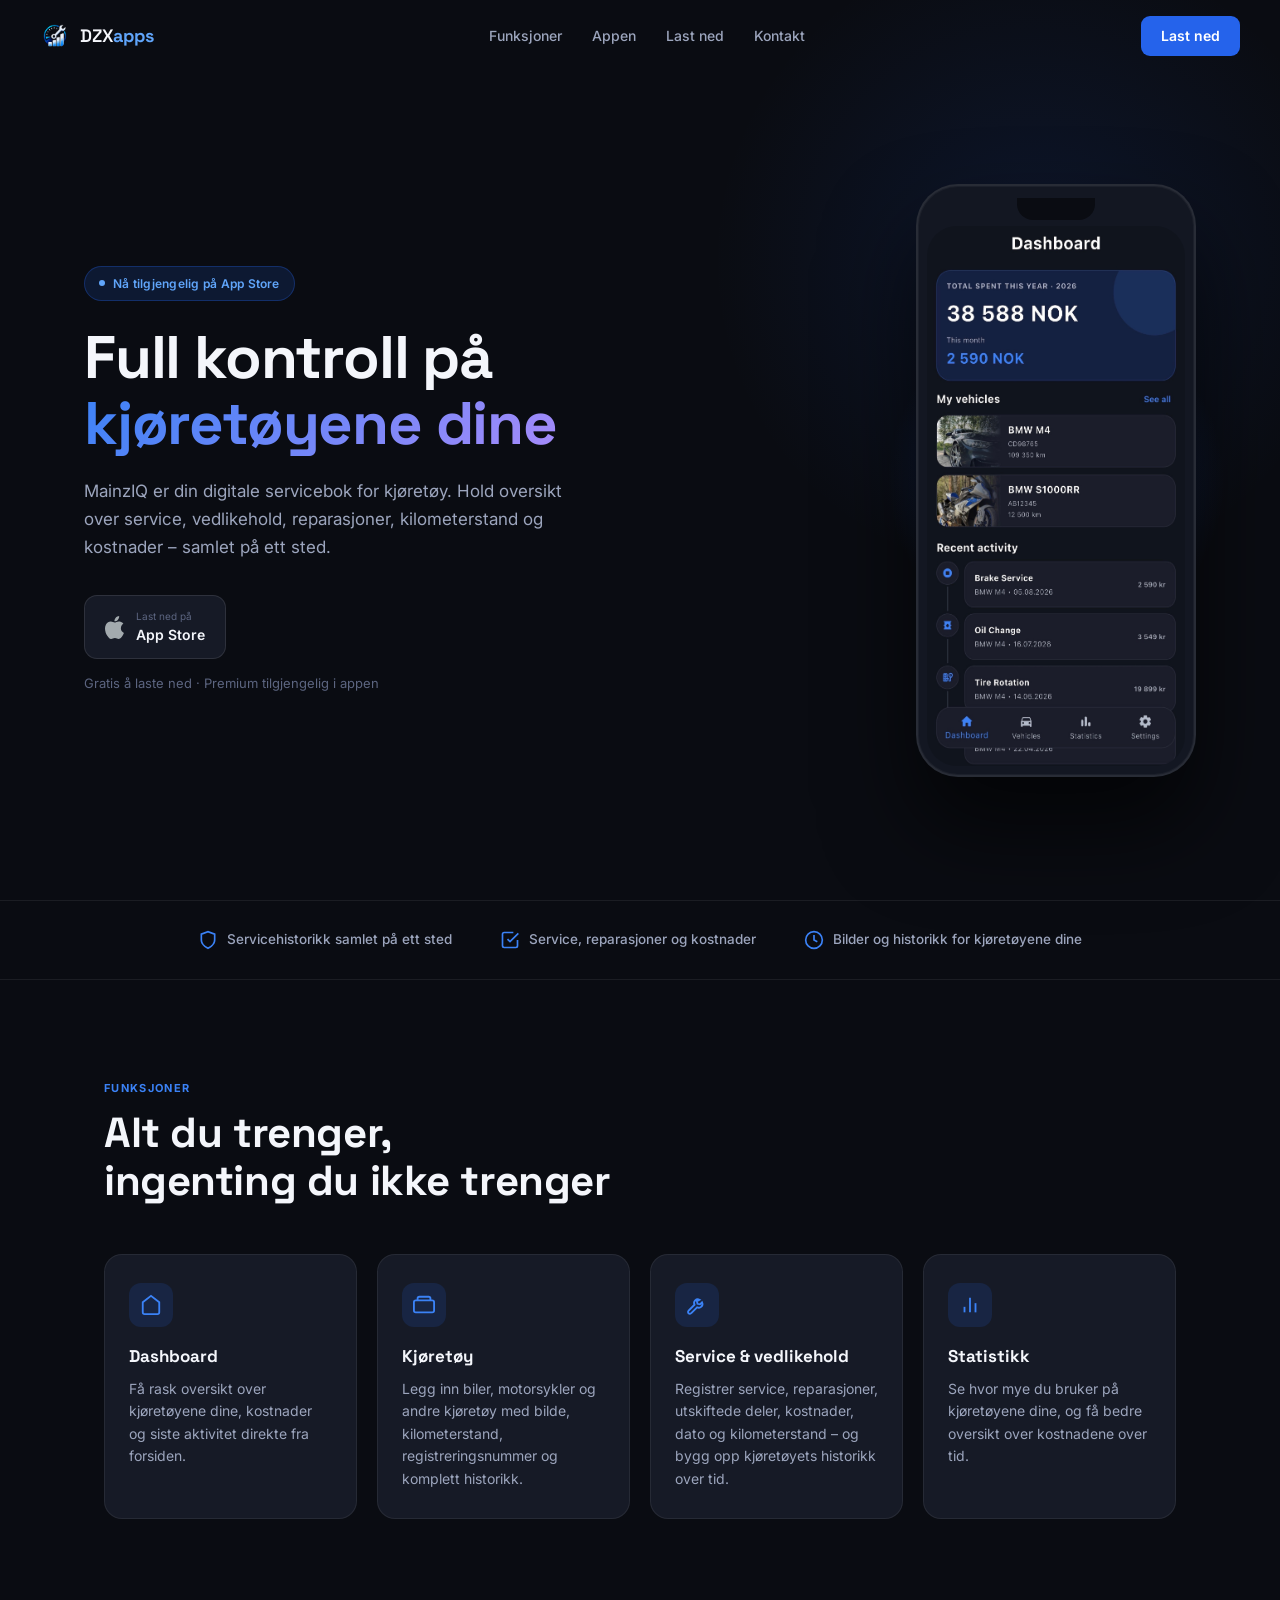
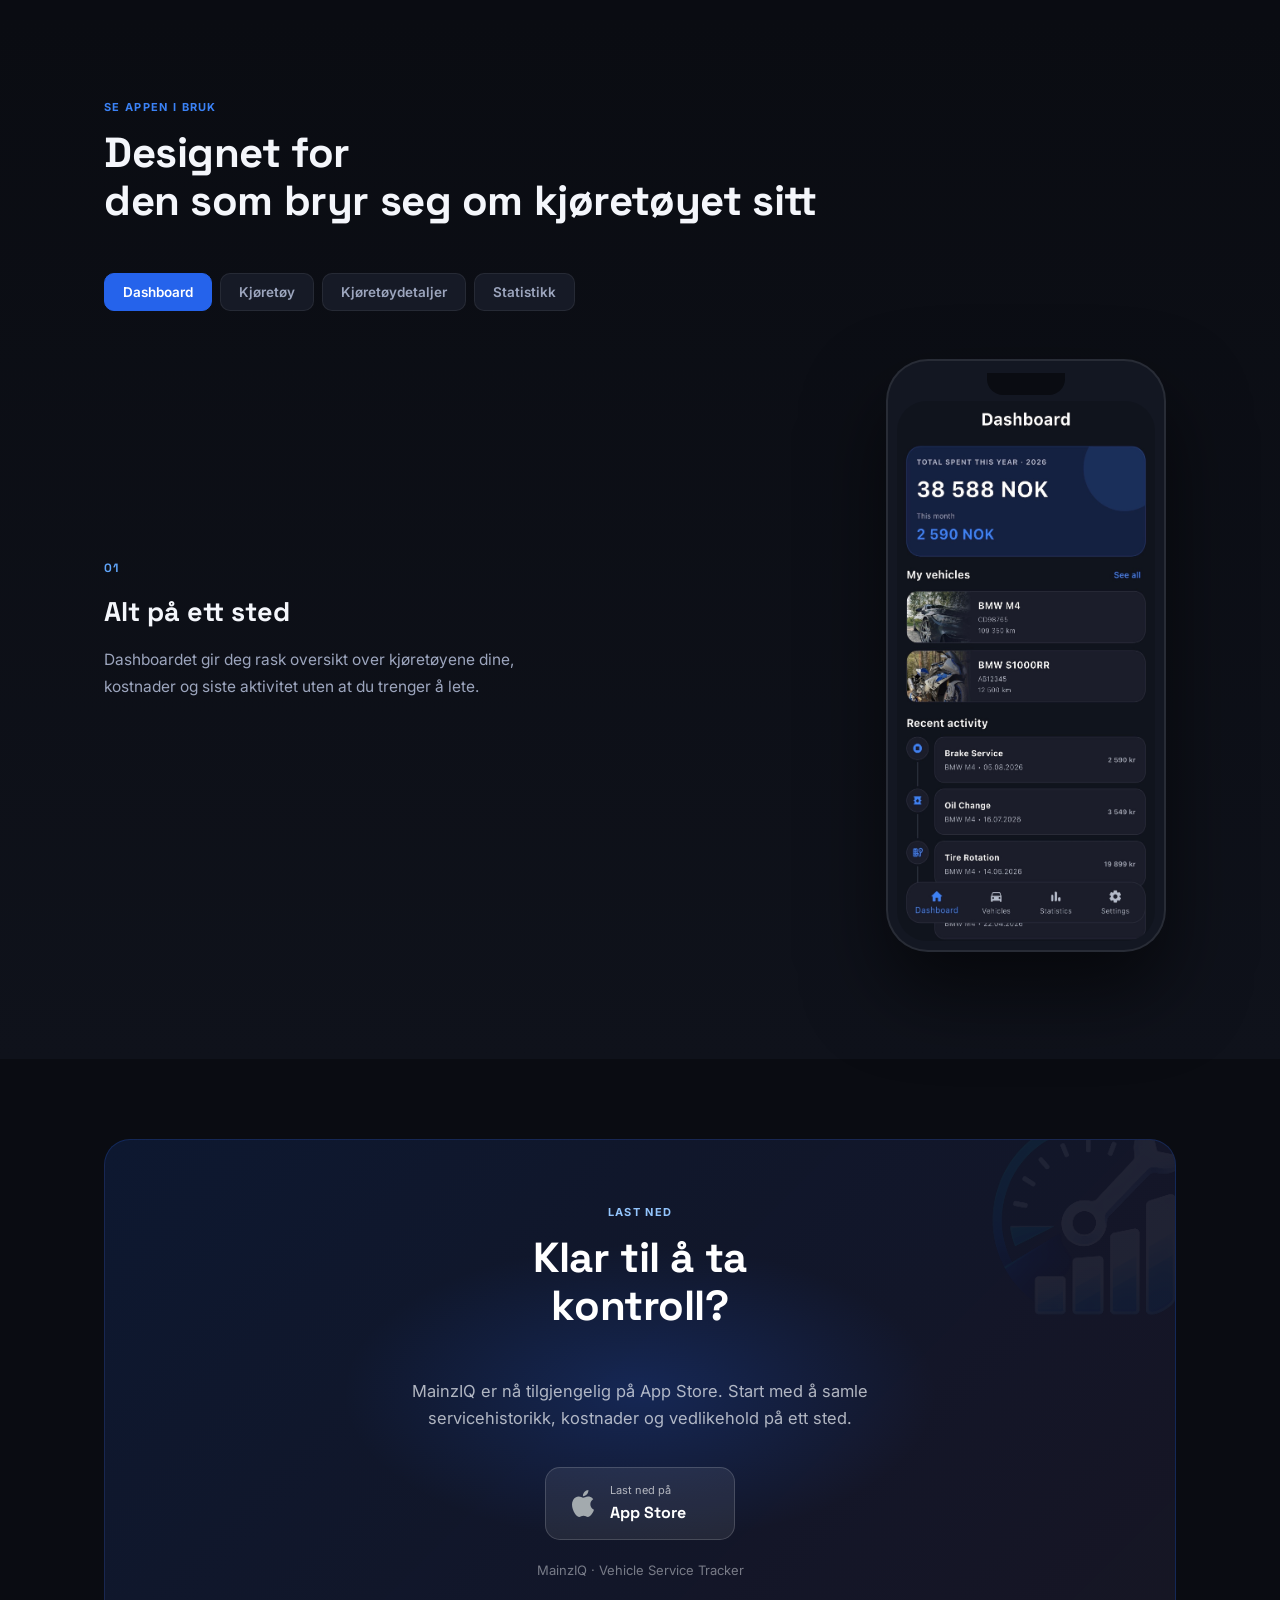
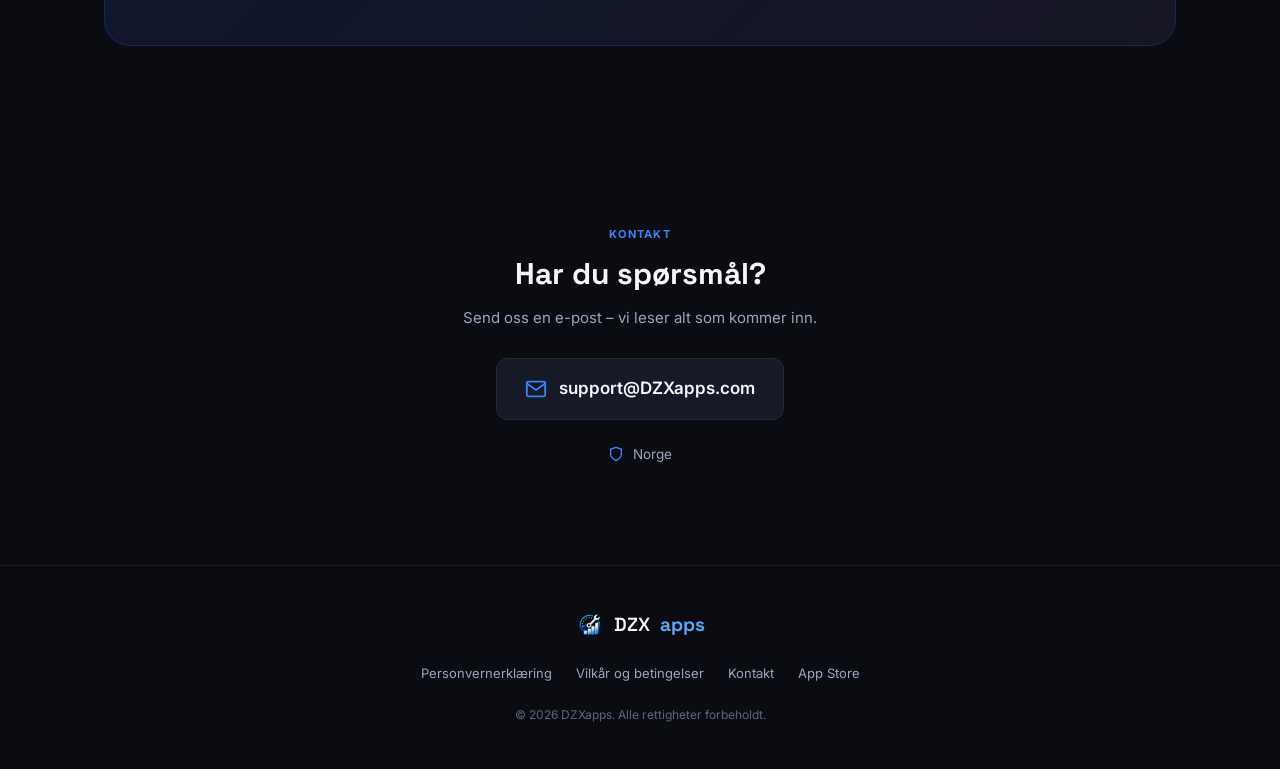
<file: index.html>
<!DOCTYPE html>
<html lang="no">
<head>
  <meta charset="UTF-8" />
  <meta name="viewport" content="width=device-width, initial-scale=1.0" />

  <title>DZXapps – MainzIQ | Digital servicebok for kjøretøy</title>

  <meta
    name="description"
    content="MainzIQ er din digitale servicebok for kjøretøy. Hold oversikt over service, vedlikehold, reparasjoner, kilometerstand og kostnader – samlet på ett sted."
  />

  <meta name="theme-color" content="#0A0C12" />

  <link rel="icon" type="image/png" href="assets/logo.png" />

  <link rel="preconnect" href="https://fonts.googleapis.com" />
  <link rel="preconnect" href="https://fonts.gstatic.com" crossorigin />

  <link
    href="https://fonts.googleapis.com/css2?family=Space+Grotesk:wght@500;600;700&family=Inter:wght@400;500;600;700&display=swap"
    rel="stylesheet"
  />

  <link rel="stylesheet" href="style.css" />
</head>

<body>

  <!-- =========================================================
       NAVIGATION
       ========================================================= -->

  <header class="nav" id="nav">

    <a href="#top" class="nav-logo">
      <img
        src="assets/logo.png"
        alt="DZXapps"
        class="nav-logo-img"
      />
      <span>DZX<b>apps</b></span>
    </a>

    <nav class="nav-links">
      <a href="#features">Funksjoner</a>
      <a href="#screens">Appen</a>
      <a href="#download">Last ned</a>
      <a href="#contact">Kontakt</a>
    </nav>

    <a
      href="https://apps.apple.com/no/app/mainziq/id6797976048?l=nb"
      class="nav-cta"
      target="_blank"
      rel="noopener noreferrer"
    >
      Last ned
    </a>

    <button
      class="nav-burger"
      id="navBurger"
      aria-label="Åpne meny"
      aria-expanded="false"
    >
      <span></span>
      <span></span>
      <span></span>
    </button>

  </header>


  <!-- =========================================================
       MOBILE MENU
       ========================================================= -->

  <div class="mobile-menu" id="mobileMenu">

    <a href="#features">Funksjoner</a>
    <a href="#screens">Appen</a>
    <a href="#download">Last ned</a>
    <a href="#contact">Kontakt</a>

    <a
      href="https://apps.apple.com/no/app/mainziq/id6797976048?l=nb"
      class="mobile-download-link"
      target="_blank"
      rel="noopener noreferrer"
    >
      Last ned på App Store
    </a>

  </div>


  <!-- =========================================================
       HERO
       ========================================================= -->

  <section class="hero" id="top">

    <div class="hero-bg-glow"></div>

    <div class="hero-content">

      <div class="hero-badge">
        <span class="dot"></span>
        Nå tilgjengelig på App Store
      </div>

      <h1 class="hero-title">
        Full kontroll på<br />
        <span class="gradient-text">kjøretøyene dine</span>
      </h1>

      <p class="hero-sub">
        MainzIQ er din digitale servicebok for kjøretøy.
        Hold oversikt over service, vedlikehold, reparasjoner,
        kilometerstand og kostnader – samlet på ett sted.
      </p>

      <div class="hero-buttons">

        <a
          href="https://apps.apple.com/no/app/mainziq/id6797976048?l=nb"
          class="store-btn-hero"
          target="_blank"
          rel="noopener noreferrer"
          aria-label="Last ned MainzIQ fra App Store"
        >
          <img
            src="assets/apple_logo.svg"
            alt=""
            class="store-icon apple"
          />

          <div class="store-btn-text">
            <span>Last ned på</span>
            <strong>App Store</strong>
          </div>
        </a>

      </div>

      <p class="hero-note">
        Gratis å laste ned · Premium tilgjengelig i appen
      </p>

    </div>


    <!-- =====================================================
         HERO PHONE
         ===================================================== -->

    <div class="hero-visual">

      <div class="phone-glow"></div>

      <div class="phone-mockup">

        <div class="phone-frame">

          <div class="phone-notch"></div>

          <div class="phone-screen image-phone-screen">
            <img
              src="assets/Dashboard.jpeg"
              alt="MainzIQ Dashboard"
              class="hero-app-image"
            />
          </div>

        </div>

      </div>

    </div>

  </section>


  <!-- =========================================================
       TRUST STRIP
       ========================================================= -->

  <section class="trust-strip">

    <div class="container trust-inner">

      <div class="trust-item">

        <svg
          width="20"
          height="20"
          viewBox="0 0 24 24"
          fill="none"
          stroke="currentColor"
          stroke-width="2"
        >
          <path d="M12 22s8-4 8-10V5l-8-3-8 3v7c0 6 8 10 8 10z"/>
        </svg>

        Servicehistorikk samlet på ett sted

      </div>


      <div class="trust-item">

        <svg
          width="20"
          height="20"
          viewBox="0 0 24 24"
          fill="none"
          stroke="currentColor"
          stroke-width="2"
        >
          <path d="M9 11l3 3L22 4"/>
          <path d="M21 12v7a2 2 0 0 1-2 2H5a2 2 0 0 1-2-2V5a2 2 0 0 1 2-2h11"/>
        </svg>

        Service, reparasjoner og kostnader

      </div>


      <div class="trust-item">

        <svg
          width="20"
          height="20"
          viewBox="0 0 24 24"
          fill="none"
          stroke="currentColor"
          stroke-width="2"
        >
          <circle cx="12" cy="12" r="10"/>
          <path d="M12 6v6l4 2"/>
        </svg>

        Bilder og historikk for kjøretøyene dine

      </div>

    </div>

  </section>


  <!-- =========================================================
       FEATURES
       ========================================================= -->

  <section class="features" id="features">

    <div class="container">

      <div class="section-eyebrow">
        Funksjoner
      </div>

      <h2 class="section-title">
        Alt du trenger,<br />
        ingenting du ikke trenger
      </h2>


      <div class="features-grid">


        <!-- Dashboard -->

        <div class="feature-card reveal">

          <div class="feature-icon">

            <svg
              width="22"
              height="22"
              fill="none"
              stroke="currentColor"
              stroke-width="2"
              viewBox="0 0 24 24"
            >
              <path d="M3 9l9-7 9 7v11a2 2 0 0 1-2 2H5a2 2 0 0 1-2-2z"/>
            </svg>

          </div>

          <h3>Dashboard</h3>

          <p>
            Få rask oversikt over kjøretøyene dine,
            kostnader og siste aktivitet direkte fra
            forsiden.
          </p>

        </div>


        <!-- Vehicles -->

        <div class="feature-card reveal">

          <div class="feature-icon">

            <svg
              width="22"
              height="22"
              fill="none"
              stroke="currentColor"
              stroke-width="2"
              viewBox="0 0 24 24"
            >
              <rect x="1" y="7" width="22" height="13" rx="2"/>
              <path d="M5 7V5a2 2 0 0 1 2-2h10a2 2 0 0 1 2 2v2"/>
            </svg>

          </div>

          <h3>Kjøretøy</h3>

          <p>
            Legg inn biler, motorsykler og andre kjøretøy
            med bilde, kilometerstand, registreringsnummer
            og komplett historikk.
          </p>

        </div>


        <!-- Service -->

        <div class="feature-card reveal">

          <div class="feature-icon">

            <svg
              width="22"
              height="22"
              fill="none"
              stroke="currentColor"
              stroke-width="2"
              viewBox="0 0 24 24"
            >
              <path d="M14.7 6.3a4 4 0 0 0-5.4 5.4L3 18a2 2 0 1 0 2.8 2.8l6.3-6.3a4 4 0 0 0 5.4-5.4l-2.2 2.2-2.8-.6-.6-2.8z"/>
            </svg>

          </div>

          <h3>Service & vedlikehold</h3>

          <p>
            Registrer service, reparasjoner, utskiftede deler,
            kostnader, dato og kilometerstand – og bygg opp
            kjøretøyets historikk over tid.
          </p>

        </div>


        <!-- Statistics -->

        <div class="feature-card reveal">

          <div class="feature-icon">

            <svg
              width="22"
              height="22"
              fill="none"
              stroke="currentColor"
              stroke-width="2"
              viewBox="0 0 24 24"
            >
              <line x1="18" y1="20" x2="18" y2="10"/>
              <line x1="12" y1="20" x2="12" y2="4"/>
              <line x1="6" y1="20" x2="6" y2="14"/>
            </svg>

          </div>

          <h3>Statistikk</h3>

          <p>
            Se hvor mye du bruker på kjøretøyene dine,
            og få bedre oversikt over kostnadene over tid.
          </p>

        </div>


      </div>

    </div>

  </section>


  <!-- =========================================================
       SCREEN SHOWCASE
       ========================================================= -->

  <section class="screens" id="screens">

    <div class="container">

      <div class="section-eyebrow">
        Se appen i bruk
      </div>

      <h2 class="section-title">
        Designet for<br />
        den som bryr seg om kjøretøyet sitt
      </h2>


      <!-- SCREEN TABS -->

      <div class="screens-tabs">

        <button
          class="screen-tab active"
          data-screen="dashboard"
        >
          Dashboard
        </button>

        <button
          class="screen-tab"
          data-screen="vehicles"
        >
          Kjøretøy
        </button>

        <button
          class="screen-tab"
          data-screen="vehicle-detail"
        >
          Kjøretøydetaljer
        </button>

        <button
          class="screen-tab"
          data-screen="stats"
        >
          Statistikk
        </button>

      </div>


      <!-- SCREEN DISPLAY -->

      <div class="screens-display">


        <!-- TEXT -->

        <div class="screen-text-block">


          <div
            class="screen-text active"
            data-screen="dashboard"
          >

            <div class="screen-text-number">
              01
            </div>

            <h3>
              Alt på ett sted
            </h3>

            <p>
              Dashboardet gir deg rask oversikt over
              kjøretøyene dine, kostnader og siste
              aktivitet uten at du trenger å lete.
            </p>

          </div>


          <div
            class="screen-text"
            data-screen="vehicles"
          >

            <div class="screen-text-number">
              02
            </div>

            <h3>
              Alle kjøretøyene dine
            </h3>

            <p>
              Hold oversikt over alle kjøretøyene dine
              på ett sted. Se bilde, kilometerstand og
              grunnleggende informasjon direkte i oversikten.
            </p>

          </div>


          <div
            class="screen-text"
            data-screen="vehicle-detail"
          >

            <div class="screen-text-number">
              03
            </div>

            <h3>
              Full historikk
            </h3>

            <p>
              Gå inn på hvert enkelt kjøretøy og få oversikt
              over service, reparasjoner, kostnader,
              kilometerstand og historikken som er registrert.
            </p>

          </div>


          <div
            class="screen-text"
            data-screen="stats"
          >

            <div class="screen-text-number">
              04
            </div>

            <h3>
              Se hvor pengene går
            </h3>

            <p>
              Statistikken gjør det enkelt å se hvor mye
              du bruker på kjøretøyene dine og hvordan
              kostnadene fordeler seg over tid.
            </p>

          </div>


        </div>


        <!-- PHONE -->

        <div class="screen-phone-wrap">


          <!-- Dashboard -->

          <div
            class="screen-phone active"
            data-screen="dashboard"
          >

            <div class="sp-frame">

              <div class="sp-notch"></div>

              <div class="sp-image-wrap">

                <img
                  src="assets/Dashboard.jpeg"
                  alt="MainzIQ Dashboard"
                  class="app-screen-image"
                  loading="lazy"
                />

              </div>

            </div>

          </div>


          <!-- Vehicles -->

          <div
            class="screen-phone"
            data-screen="vehicles"
          >

            <div class="sp-frame">

              <div class="sp-notch"></div>

              <div class="sp-image-wrap">

                <img
                  src="assets/Vehicle_screen.jpeg"
                  alt="MainzIQ kjøretøyoversikt"
                  class="app-screen-image"
                  loading="lazy"
                />

              </div>

            </div>

          </div>


          <!-- Vehicle detail -->

          <div
            class="screen-phone"
            data-screen="vehicle-detail"
          >

            <div class="sp-frame">

              <div class="sp-notch"></div>

              <div class="sp-image-wrap">

                <img
                  src="assets/Vehicle_detail_screen.jpeg"
                  alt="MainzIQ kjøretøydetaljer"
                  class="app-screen-image"
                  loading="lazy"
                />

              </div>

            </div>

          </div>


          <!-- Statistics -->

          <div
            class="screen-phone"
            data-screen="stats"
          >

            <div class="sp-frame">

              <div class="sp-notch"></div>

              <div class="sp-image-wrap">

                <img
                  src="assets/statistics_screen.jpeg"
                  alt="MainzIQ statistikk"
                  class="app-screen-image"
                  loading="lazy"
                />

              </div>

            </div>

          </div>


        </div>

      </div>

    </div>

  </section>


  <!-- =========================================================
       DOWNLOAD
       ========================================================= -->

  <section class="download" id="download">

    <div class="container">

      <div class="download-card">

        <div class="download-glow"></div>

        <img
          src="assets/logo.png"
          alt=""
          class="download-logo-bg"
        />

        <div class="download-content">

          <div
            class="section-eyebrow"
            style="color:#93C5FD;"
          >
            Last ned
          </div>

          <h2
            class="section-title"
            style="color:#fff;"
          >
            Klar til å ta<br />
            kontroll?
          </h2>

          <p class="download-sub">
            MainzIQ er nå tilgjengelig på App Store.
            Start med å samle servicehistorikk,
            kostnader og vedlikehold på ett sted.
          </p>


          <div class="download-buttons">

            <a
              href="https://apps.apple.com/no/app/mainziq/id6797976048?l=nb"
              class="store-btn"
              target="_blank"
              rel="noopener noreferrer"
              aria-label="Last ned MainzIQ på App Store"
            >

              <div class="store-btn-icon">

                <img
                  src="assets/apple_logo.svg"
                  alt=""
                  class="store-icon apple"
                />

              </div>

              <div class="store-btn-text">

                <span class="store-btn-small">
                  Last ned på
                </span>

                <span class="store-btn-big">
                  App Store
                </span>

              </div>

            </a>

          </div>


          <p class="download-note">
            MainzIQ · Vehicle Service Tracker
          </p>

        </div>

      </div>

    </div>

  </section>


  <!-- =========================================================
       CONTACT
       ========================================================= -->

  <section class="contact" id="contact">

    <div class="container contact-centered">

      <div class="section-eyebrow">
        Kontakt
      </div>

      <h2 class="section-title-sm">
        Har du spørsmål?
      </h2>

      <p class="contact-text centered">
        Send oss en e-post – vi leser alt som kommer inn.
      </p>

      <a
        href="mailto:support@DZXapps.com"
        class="contact-email-card"
      >

        <svg
          width="22"
          height="22"
          viewBox="0 0 24 24"
          fill="none"
          stroke="currentColor"
          stroke-width="2"
        >
          <rect
            x="2"
            y="4"
            width="20"
            height="16"
            rx="2"
          />
          <path d="M22 6l-10 7L2 6"/>
        </svg>

        support@DZXapps.com

      </a>


      <div class="contact-meta centered">

        <div class="contact-meta-item">

          <svg
            width="16"
            height="16"
            viewBox="0 0 24 24"
            fill="none"
            stroke="currentColor"
            stroke-width="2"
          >
            <path d="M12 22s8-4 8-10V5l-8-3-8 3v7c0 6 8 10 8 10z"/>
          </svg>

          Norge

        </div>

      </div>

    </div>

  </section>


  <!-- =========================================================
       FOOTER
       ========================================================= -->

  <footer class="footer">

    <div class="container footer-inner">

      <div class="footer-brand">

        <div class="footer-logo">

          <img
            src="assets/logo.png"
            alt="DZXapps"
            class="footer-logo-img"
          />

          DZX<span>apps</span>

        </div>

      </div>


      <div class="footer-links">

        <a href="privacy.html">
          Personvernerklæring
        </a>

        <a href="terms.html">
          Vilkår og betingelser
        </a>

        <a
          href="#contact"
          id="footerContactLink"
        >
          Kontakt
        </a>

        <a
          href="https://apps.apple.com/no/app/mainziq/id6797976048?l=nb"
          target="_blank"
          rel="noopener noreferrer"
        >
          App Store
        </a>

      </div>


      <p class="footer-copy">
        © 2026 DZXapps. Alle rettigheter forbeholdt.
      </p>

    </div>

  </footer>


  <script src="script.js"></script>

</body>
</html>
</file>
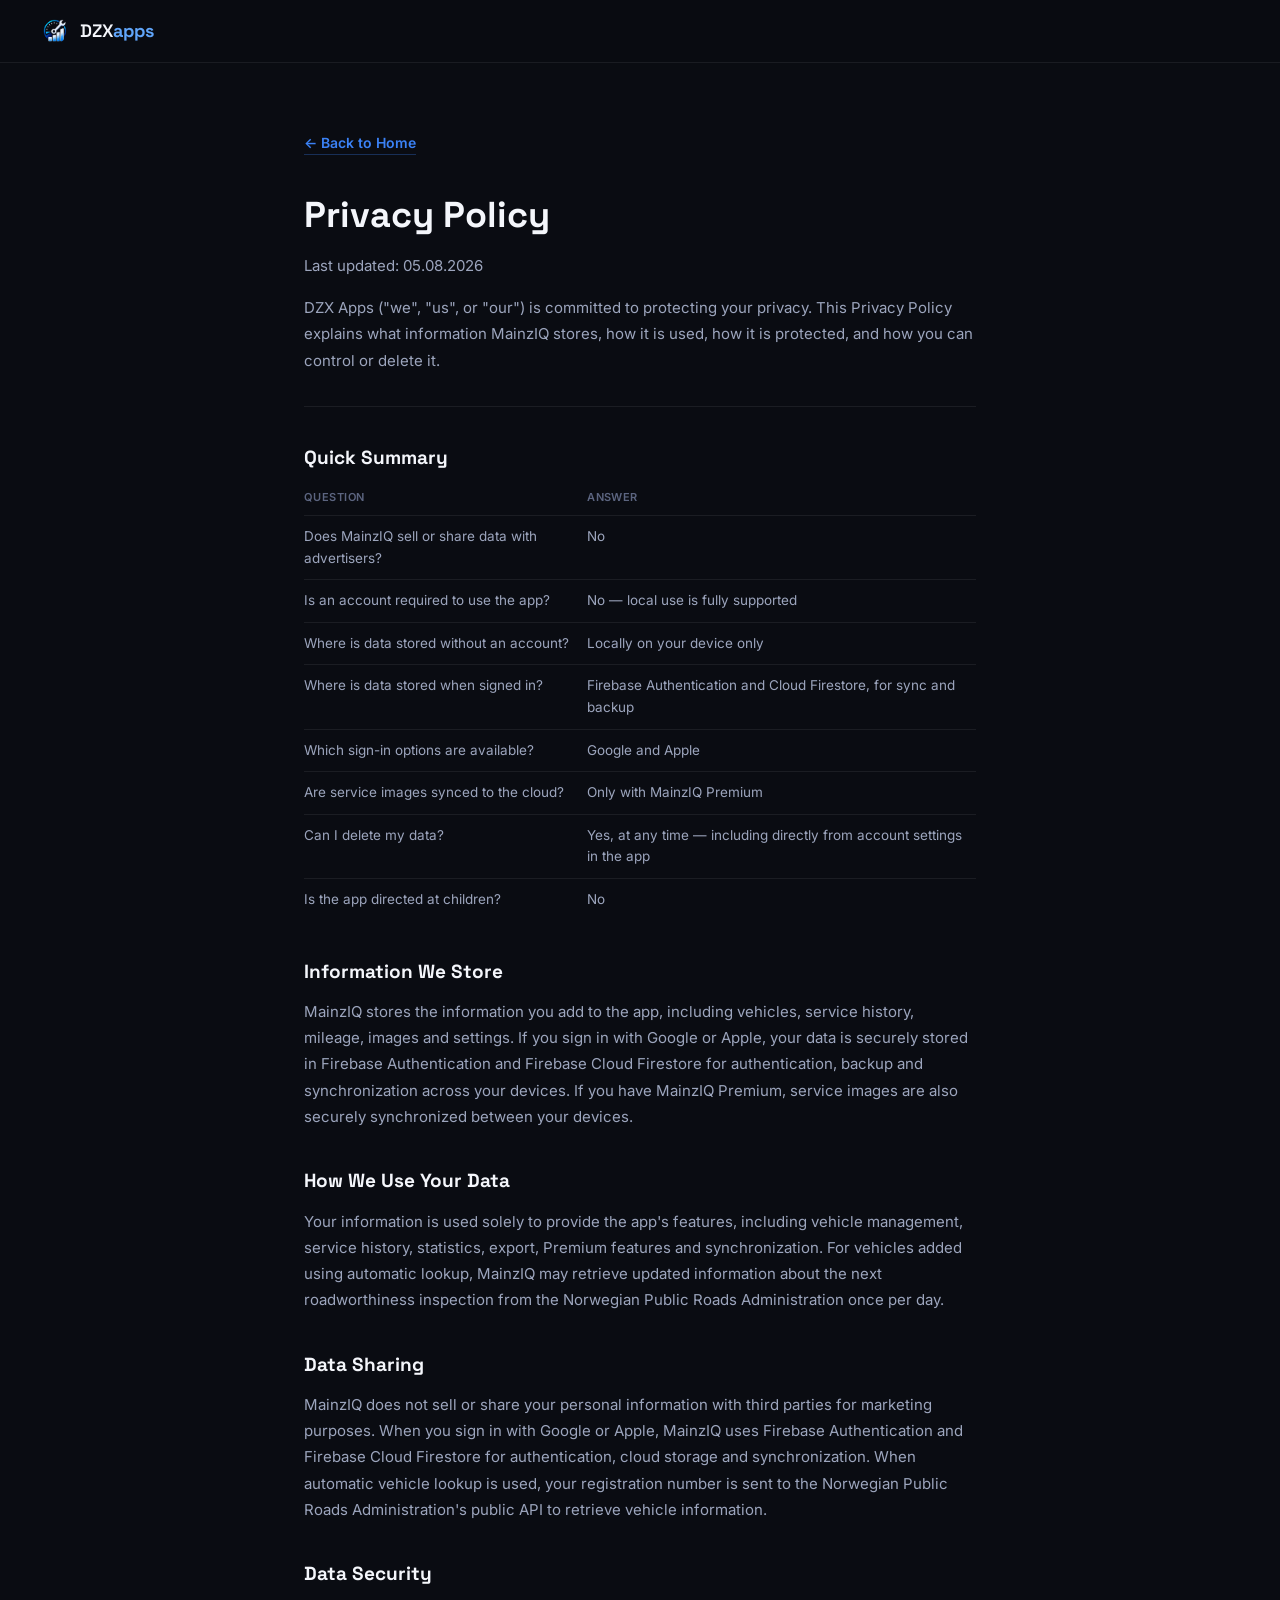
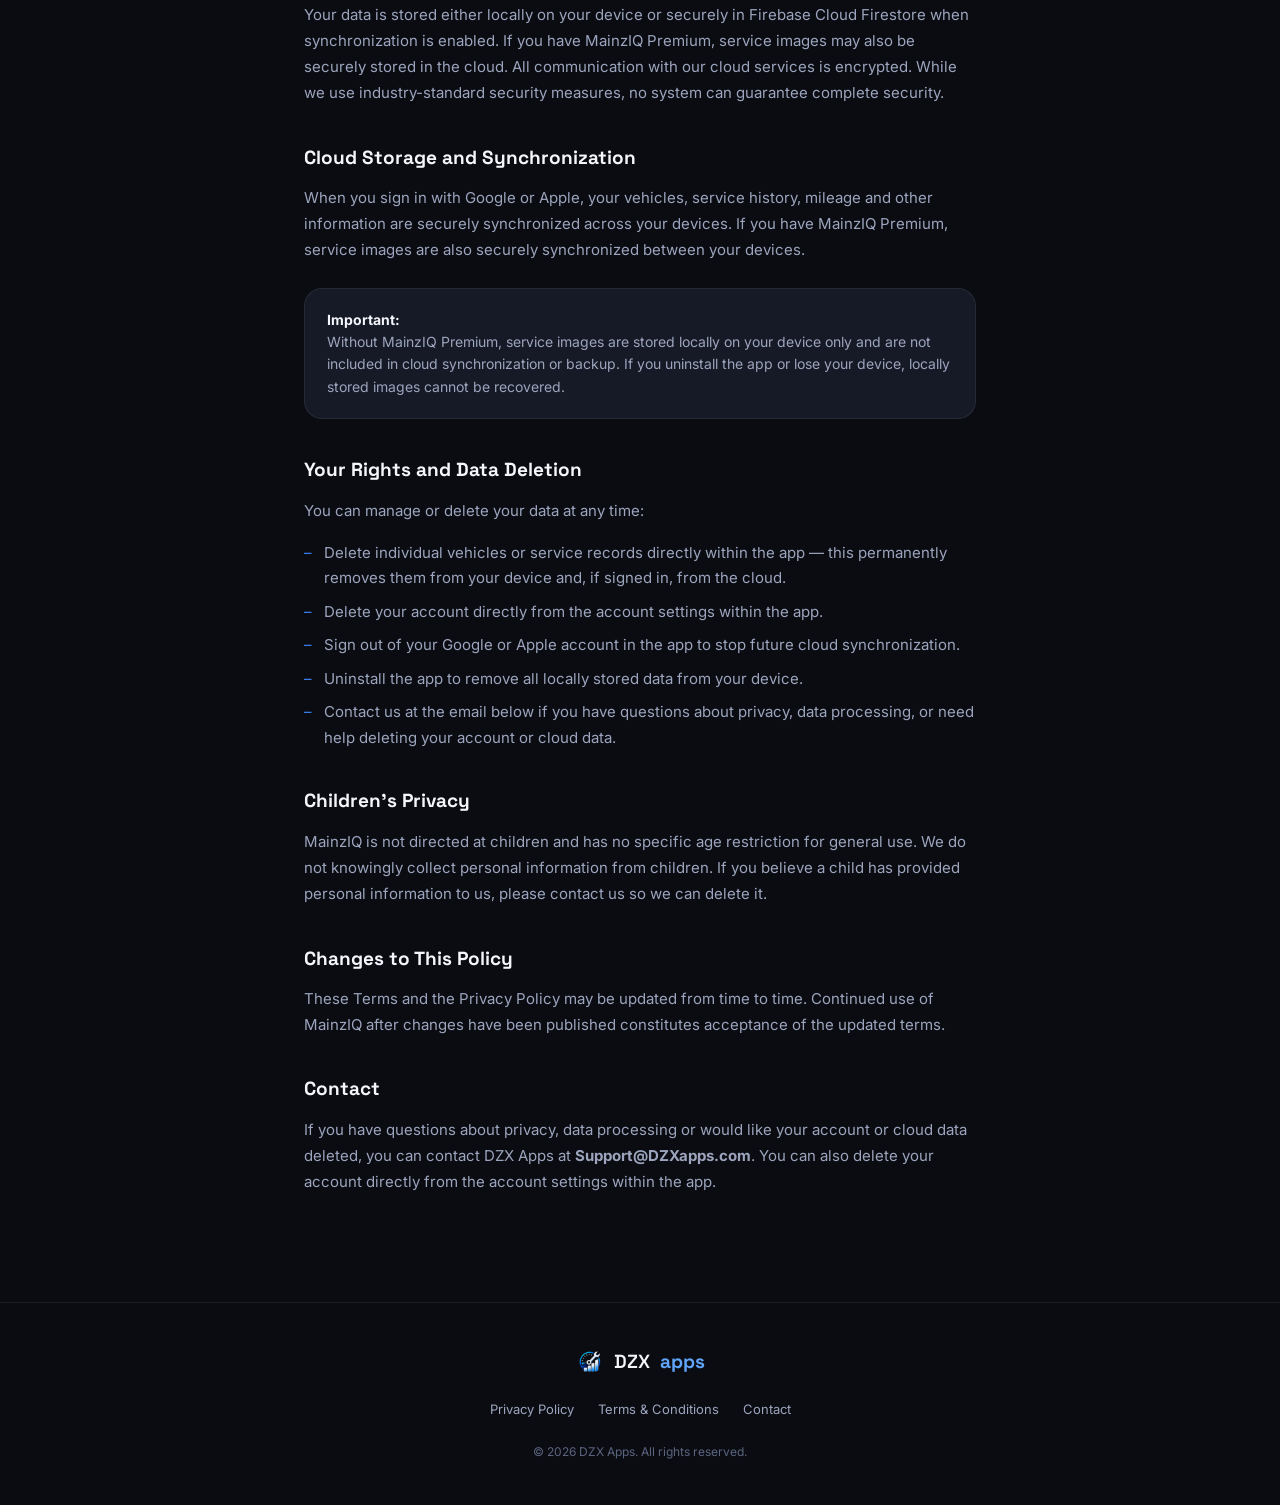
<file: privacy.html>
<!DOCTYPE html>
<html lang="en">
<head>
  <meta charset="UTF-8" />
  <meta name="viewport" content="width=device-width, initial-scale=1.0" />
  <title>Privacy Policy - MainzIQ by DZX Apps</title>

  <link rel="icon" type="image/png" href="assets/logo.png" />
  <link rel="preconnect" href="https://fonts.googleapis.com" />
  <link href="https://fonts.googleapis.com/css2?family=Space+Grotesk:wght@500;600;700&family=Inter:wght@400;500;600;700&display=swap" rel="stylesheet" />
  <link rel="stylesheet" href="style.css" />

  <style>
    .legal-page {
      max-width: 720px;
      margin: 0 auto;
      padding: 130px 24px 90px;
    }

    .legal-page h1 {
      font-family: 'Space Grotesk', sans-serif;
      font-size: 36px;
      font-weight: 700;
      margin-bottom: 8px;
    }

    .legal-date {
      font-size: 13px;
      color: var(--text3);
      margin-bottom: 12px;
    }

    .legal-intro {
      font-size: 15px;
      color: var(--text2);
      line-height: 1.7;
      margin-bottom: 40px;
      padding-bottom: 32px;
      border-bottom: 1px solid var(--border);
    }

    .legal-page h2 {
      font-family: 'Space Grotesk', sans-serif;
      font-size: 19px;
      font-weight: 700;
      margin: 36px 0 12px;
    }

    .legal-page p {
      font-size: 15px;
      color: var(--text2);
      line-height: 1.75;
      margin-bottom: 16px;
    }

    .legal-page ul {
      list-style: none;
      padding: 0;
      margin-bottom: 16px;
    }

    .legal-page ul li {
      font-size: 15px;
      color: var(--text2);
      line-height: 1.7;
      padding-left: 20px;
      position: relative;
      margin-bottom: 8px;
    }

    .legal-page ul li::before {
      content: '–';
      position: absolute;
      left: 0;
      color: var(--blue-mid);
    }

    .legal-page a {
      color: var(--blue-mid);
      text-decoration: none;
      border-bottom: 1px solid rgba(59,130,246,0.3);
    }

    .legal-page a:hover {
      border-color: var(--blue-mid);
    }

    .back-link {
      display: inline-flex;
      align-items: center;
      gap: 6px;
      color: var(--blue-mid);
      text-decoration: none;
      font-size: 14px;
      font-weight: 600;
      margin-bottom: 32px;
    }

    .back-link:hover {
      color: var(--blue-light);
    }

    .legal-card {
      background: var(--card);
      border: 1px solid var(--border);
      border-radius: var(--radius);
      padding: 20px 22px;
      margin: 24px 0;
      font-size: 14px;
      color: var(--text2);
    }

    .legal-card strong {
      color: var(--text);
    }

    .legal-table-summary {
      width: 100%;
      border-collapse: collapse;
      margin: 16px 0 28px;
      font-size: 13.5px;
    }
    .legal-table-summary th {
      text-align: left;
      color: var(--text3);
      font-weight: 600;
      font-size: 11px;
      letter-spacing: 0.04em;
      text-transform: uppercase;
      padding: 0 12px 8px 0;
      border-bottom: 1px solid var(--border);
    }
    .legal-table-summary td {
      padding: 10px 12px 10px 0;
      color: var(--text2);
      border-bottom: 1px solid var(--border);
      vertical-align: top;
    }
    .legal-table-summary tr:last-child td { border-bottom: none; }
  </style>
</head>
<body>

  <header class="nav scrolled">
    <a href="index.html" class="nav-logo">
      <img src="assets/logo.png" alt="DZX Apps" class="nav-logo-img" />
      <span>DZX<b>apps</b></span>
    </a>
  </header>

  <div class="legal-page">

    <a href="index.html" class="back-link">← Back to Home</a>

    <h1>Privacy Policy</h1>

    <p class="legal-date">
      Last updated: 05.08.2026
    </p>

    <p class="legal-intro">
      DZX Apps ("we", "us", or "our") is committed to protecting your privacy.
      This Privacy Policy explains what information MainzIQ stores, how it is used,
      how it is protected, and how you can control or delete it.
    </p>

    <h2>Quick Summary</h2>
    <table class="legal-table-summary">
      <tr><th>Question</th><th>Answer</th></tr>
      <tr><td>Does MainzIQ sell or share data with advertisers?</td><td>No</td></tr>
      <tr><td>Is an account required to use the app?</td><td>No — local use is fully supported</td></tr>
      <tr><td>Where is data stored without an account?</td><td>Locally on your device only</td></tr>
      <tr><td>Where is data stored when signed in?</td><td>Firebase Authentication and Cloud Firestore, for sync and backup</td></tr>
      <tr><td>Which sign-in options are available?</td><td>Google and Apple</td></tr>
      <tr><td>Are service images synced to the cloud?</td><td>Only with MainzIQ Premium</td></tr>
      <tr><td>Can I delete my data?</td><td>Yes, at any time — including directly from account settings in the app</td></tr>
      <tr><td>Is the app directed at children?</td><td>No</td></tr>
    </table>

    <h2>Information We Store</h2>
    <p>
      MainzIQ stores the information you add to the app, including vehicles,
      service history, mileage, images and settings. If you sign in with
      Google or Apple, your data is securely stored in Firebase Authentication
      and Firebase Cloud Firestore for authentication, backup and
      synchronization across your devices. If you have MainzIQ Premium,
      service images are also securely synchronized between your devices.
    </p>

    <h2>How We Use Your Data</h2>
    <p>
      Your information is used solely to provide the app's features,
      including vehicle management, service history, statistics, export,
      Premium features and synchronization. For vehicles added using
      automatic lookup, MainzIQ may retrieve updated information about the
      next roadworthiness inspection from the Norwegian Public Roads
      Administration once per day.
    </p>

    <h2>Data Sharing</h2>
    <p>
      MainzIQ does not sell or share your personal information with third
      parties for marketing purposes. When you sign in with Google or Apple,
      MainzIQ uses Firebase Authentication and Firebase Cloud Firestore for
      authentication, cloud storage and synchronization. When automatic
      vehicle lookup is used, your registration number is sent to the
      Norwegian Public Roads Administration's public API to retrieve vehicle
      information.
    </p>

    <h2>Data Security</h2>
    <p>
      Your data is stored either locally on your device or securely in
      Firebase Cloud Firestore when synchronization is enabled. If you have
      MainzIQ Premium, service images may also be securely stored in the
      cloud. All communication with our cloud services is encrypted. While we
      use industry-standard security measures, no system can guarantee
      complete security.
    </p>

    <h2>Cloud Storage and Synchronization</h2>
    <p>
      When you sign in with Google or Apple, your vehicles, service history,
      mileage and other information are securely synchronized across your
      devices. If you have MainzIQ Premium, service images are also securely
      synchronized between your devices.
    </p>

    <div class="legal-card">
      <strong>Important:</strong><br>
      Without MainzIQ Premium, service images are stored locally on your
      device only and are not included in cloud synchronization or backup.
      If you uninstall the app or lose your device, locally stored images
      cannot be recovered.
    </div>

    <h2>Your Rights and Data Deletion</h2>
    <p>You can manage or delete your data at any time:</p>
    <ul>
      <li>Delete individual vehicles or service records directly within the app — this permanently removes them from your device and, if signed in, from the cloud.</li>
      <li>Delete your account directly from the account settings within the app.</li>
      <li>Sign out of your Google or Apple account in the app to stop future cloud synchronization.</li>
      <li>Uninstall the app to remove all locally stored data from your device.</li>
      <li>Contact us at the email below if you have questions about privacy, data processing, or need help deleting your account or cloud data.</li>
    </ul>

    <h2>Children's Privacy</h2>
    <p>
      MainzIQ is not directed at children and has no specific age restriction
      for general use. We do not knowingly collect personal information from
      children. If you believe a child has provided personal information to
      us, please contact us so we can delete it.
    </p>

    <h2>Changes to This Policy</h2>
    <p>
      These Terms and the Privacy Policy may be updated from time to time.
      Continued use of MainzIQ after changes have been published constitutes
      acceptance of the updated terms.
    </p>

    <h2>Contact</h2>
    <p>
      If you have questions about privacy, data processing or would like your
      account or cloud data deleted, you can contact DZX Apps at
      <strong>Support@DZXapps.com</strong>. You can also delete your account
      directly from the account settings within the app.
    </p>

  </div>

  <footer class="footer">
    <div class="container footer-inner">

      <div class="footer-logo">
        <img src="assets/logo.png" alt="DZX Apps" class="footer-logo-img" />
        DZX<span>apps</span>
      </div>

      <div class="footer-links">
        <a href="privacy.html">Privacy Policy</a>
        <a href="terms.html">Terms & Conditions</a>
        <a href="index.html#contact">Contact</a>
      </div>

      <p class="footer-copy">
        © 2026 DZX Apps. All rights reserved.
      </p>

    </div>
  </footer>

</body>
</html>
</file>
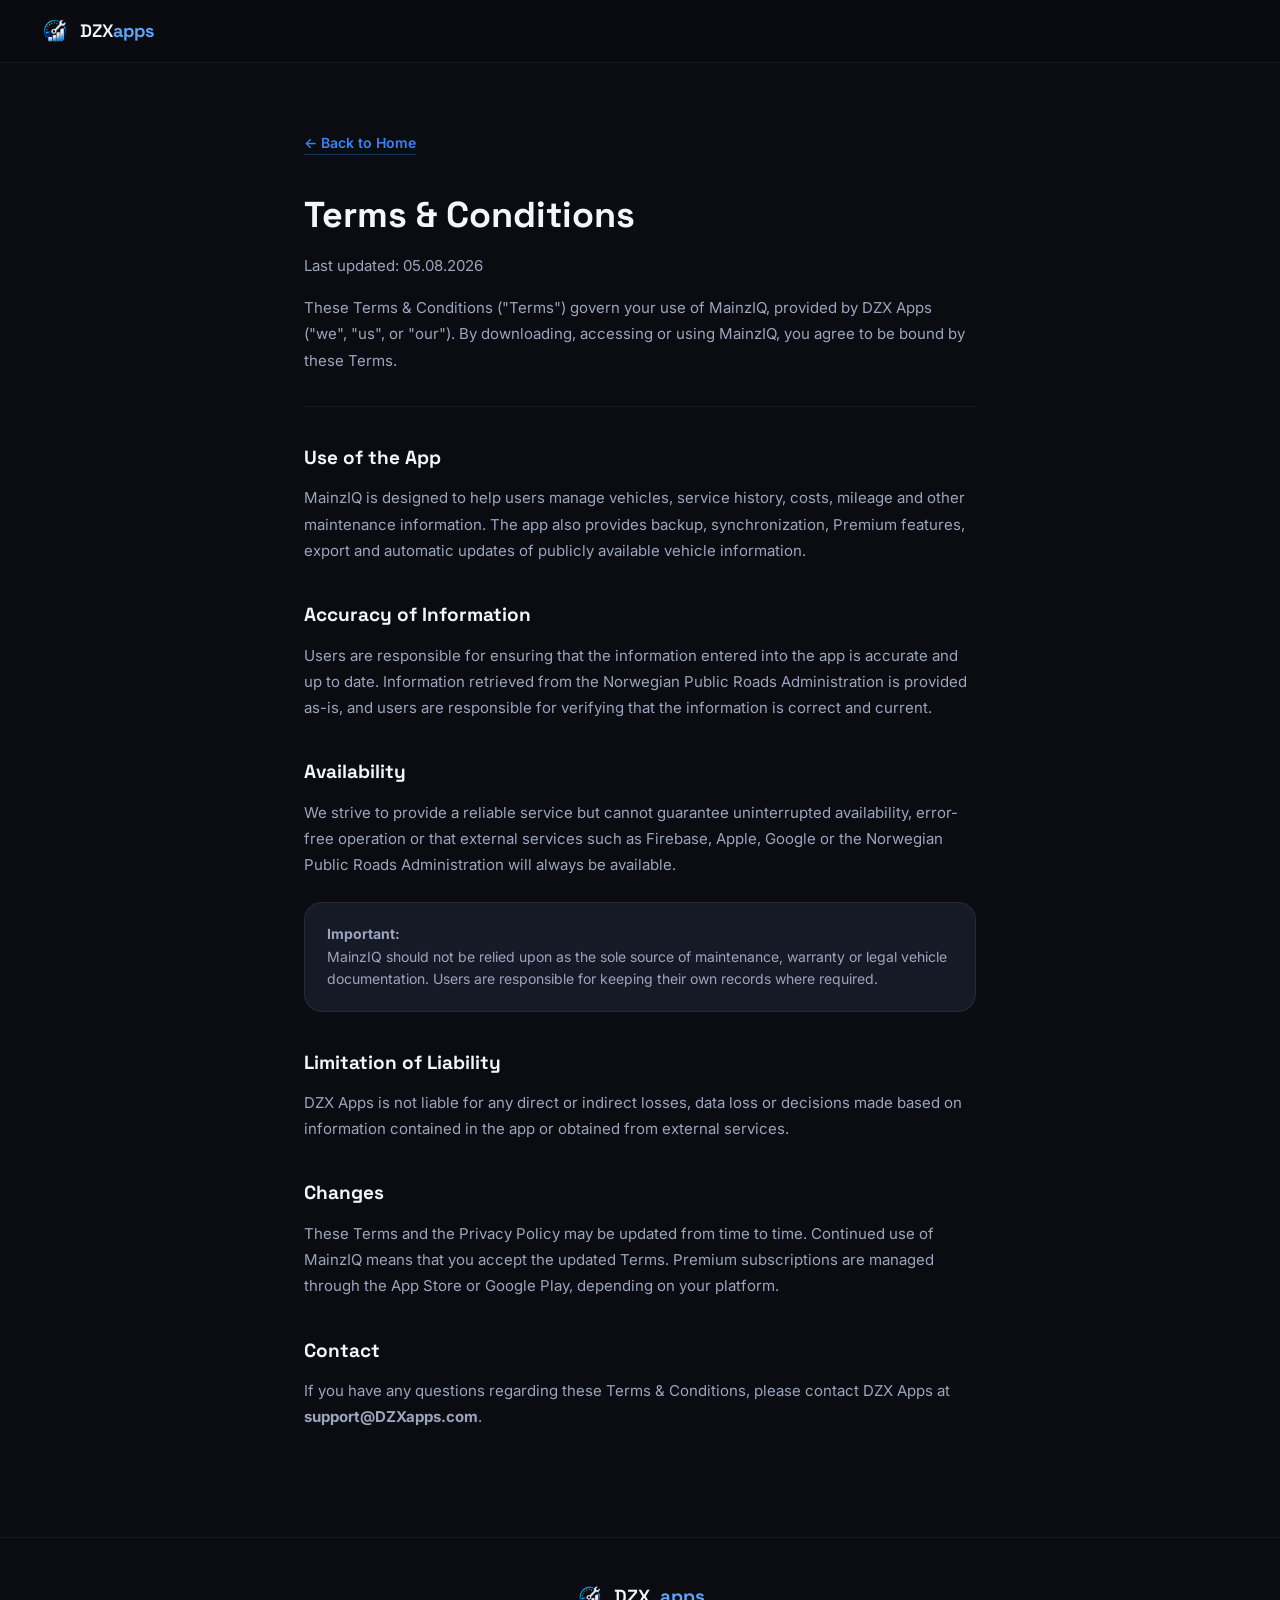
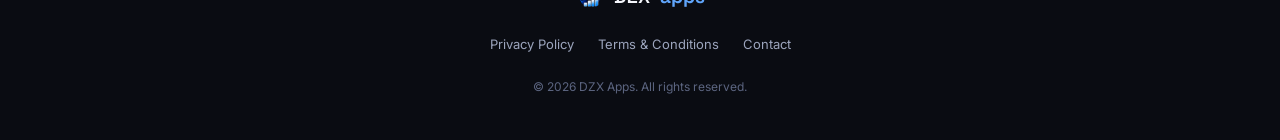
<file: terms.html>
<!DOCTYPE html>
<html lang="en">
<head>
  <meta charset="UTF-8" />
  <meta name="viewport" content="width=device-width, initial-scale=1.0" />
  <title>Terms & Conditions - MainzIQ by DZX Apps</title>

  <link rel="icon" type="image/png" href="assets/logo.png" />
  <link rel="preconnect" href="https://fonts.googleapis.com" />
  <link href="https://fonts.googleapis.com/css2?family=Space+Grotesk:wght@500;600;700&family=Inter:wght@400;500;600;700&display=swap" rel="stylesheet" />
  <link rel="stylesheet" href="style.css" />

  <style>
    .legal-page {
      max-width: 720px;
      margin: 0 auto;
      padding: 130px 24px 90px;
    }

    .legal-page h1 {
      font-family: 'Space Grotesk', sans-serif;
      font-size: 36px;
      font-weight: 700;
      margin-bottom: 8px;
    }

    .legal-date {
      font-size: 13px;
      color: var(--text3);
      margin-bottom: 12px;
    }

    .legal-intro {
      font-size: 15px;
      color: var(--text2);
      line-height: 1.7;
      margin-bottom: 40px;
      padding-bottom: 32px;
      border-bottom: 1px solid var(--border);
    }

    .legal-page h2 {
      font-family: 'Space Grotesk', sans-serif;
      font-size: 19px;
      font-weight: 700;
      margin: 36px 0 12px;
    }

    .legal-page p {
      font-size: 15px;
      color: var(--text2);
      line-height: 1.75;
      margin-bottom: 16px;
    }

    .legal-page a {
      color: var(--blue-mid);
      text-decoration: none;
      border-bottom: 1px solid rgba(59,130,246,0.3);
    }

    .legal-page a:hover {
      border-color: var(--blue-mid);
    }

    .back-link {
      display: inline-flex;
      align-items: center;
      gap: 6px;
      color: var(--blue-mid);
      text-decoration: none;
      font-size: 14px;
      font-weight: 600;
      margin-bottom: 32px;
    }

    .back-link:hover {
      color: var(--blue-light);
    }

    .legal-card {
      background: var(--card);
      border: 1px solid var(--border);
      border-radius: var(--radius);
      padding: 20px 22px;
      margin: 24px 0;
      font-size: 14px;
      color: var(--text2);
    }
  </style>
</head>
<body>

  <header class="nav scrolled">
    <a href="index.html" class="nav-logo">
      <img src="assets/logo.png" alt="DZX Apps" class="nav-logo-img" />
      <span>DZX<b>apps</b></span>
    </a>
  </header>

  <div class="legal-page">

    <a href="index.html" class="back-link">← Back to Home</a>

    <h1>Terms & Conditions</h1>

    <p class="legal-date">
      Last updated: 05.08.2026
    </p>

    <p class="legal-intro">
      These Terms & Conditions ("Terms") govern your use of MainzIQ,
      provided by DZX Apps ("we", "us", or "our").
      By downloading, accessing or using MainzIQ, you agree to be bound
      by these Terms.
    </p>

    <h2>Use of the App</h2>
    <p>
      MainzIQ is designed to help users manage vehicles, service history,
      costs, mileage and other maintenance information. The app also provides
      backup, synchronization, Premium features, export and automatic updates
      of publicly available vehicle information.
    </p>

    <h2>Accuracy of Information</h2>
    <p>
      Users are responsible for ensuring that the information entered into
      the app is accurate and up to date. Information retrieved from the
      Norwegian Public Roads Administration is provided as-is, and users are
      responsible for verifying that the information is correct and current.
    </p>

    <h2>Availability</h2>
    <p>
      We strive to provide a reliable service but cannot guarantee
      uninterrupted availability, error-free operation or that external
      services such as Firebase, Apple, Google or the Norwegian Public Roads
      Administration will always be available.
    </p>

    <div class="legal-card">
      <strong>Important:</strong><br>
      MainzIQ should not be relied upon as the sole source of maintenance,
      warranty or legal vehicle documentation. Users are responsible for keeping
      their own records where required.
    </div>

    <h2>Limitation of Liability</h2>
    <p>
      DZX Apps is not liable for any direct or indirect losses, data loss or
      decisions made based on information contained in the app or obtained
      from external services.
    </p>

    <h2>Changes</h2>
    <p>
      These Terms and the Privacy Policy may be updated from time to time.
      Continued use of MainzIQ means that you accept the updated Terms.
      Premium subscriptions are managed through the App Store or Google Play,
      depending on your platform.
    </p>

    <h2>Contact</h2>
    <p>
      If you have any questions regarding these Terms & Conditions,
      please contact DZX Apps at
      <strong>support@DZXapps.com</strong>.
    </p>

  </div>

  <footer class="footer">
    <div class="container footer-inner">

      <div class="footer-logo">
        <img src="assets/logo.png" alt="DZX Apps" class="footer-logo-img" />
        DZX<span>apps</span>
      </div>

      <div class="footer-links">
        <a href="privacy.html">Privacy Policy</a>
        <a href="terms.html">Terms & Conditions</a>
        <a href="index.html#contact">Contact</a>
      </div>

      <p class="footer-copy">
        © 2026 DZX Apps. All rights reserved.
      </p>

    </div>
  </footer>

</body>
</html>
</file>
<file: style.css>
/* ════════════════════════════════════════════════════════════════════
   DZXapps — MainzIQ Landing Page
   ════════════════════════════════════════════════════════════════════ */

*, *::before, *::after {
  box-sizing: border-box;
  margin: 0;
  padding: 0;
}


:root {

  --bg:         #0A0C12;
  --bg2:        #0F121B;
  --bg3:        #161A26;

  --card:       #161A26;
  --card2:      #1B2030;

  --border:     rgba(255,255,255,0.07);
  --border2:    rgba(255,255,255,0.1);

  --blue-dark:  #1D4ED8;
  --blue:       #2563EB;
  --blue-mid:   #3B82F6;
  --blue-light: #60A5FA;
  --blue-pale:  #93C5FD;

  --text:       #F4F6FB;
  --text2:      #9CA5BD;
  --text3:      #5C6580;

  --purple:     #A78BFA;

  --radius:     18px;
  --radius-sm: 12px;

}


html {
  scroll-behavior: smooth;
  scroll-padding-top: 80px;
}


body {

  font-family:
    'Inter',
    system-ui,
    -apple-system,
    sans-serif;

  background: var(--bg);
  color: var(--text);

  line-height: 1.6;

  overflow-x: hidden;

}


img {
  max-width: 100%;
  display: block;
}


button,
a {
  -webkit-tap-highlight-color: transparent;
}


.container {
  max-width: 1120px;
  margin: 0 auto;
  padding: 0 24px;
}


h1,
h2,
h3,
.nav-logo span,
.footer-logo {
  font-family:
    'Space Grotesk',
    system-ui,
    sans-serif;
}


.gradient-text {

  background:
    linear-gradient(
      135deg,
      var(--blue-mid) 0%,
      var(--purple) 100%
    );

  -webkit-background-clip: text;
  -webkit-text-fill-color: transparent;

  background-clip: text;

}


.section-eyebrow {

  font-size: 11px;
  font-weight: 700;

  letter-spacing: 0.12em;

  text-transform: uppercase;

  color: var(--blue-mid);

  margin-bottom: 12px;

}


.section-title {

  font-size:
    clamp(28px, 4vw, 42px);

  font-weight: 700;

  line-height: 1.15;

  letter-spacing: -0.01em;

  margin-bottom: 48px;

}


.section-title-sm {

  font-size:
    clamp(22px, 3vw, 30px);

  font-weight: 700;

  line-height: 1.2;

  margin-bottom: 14px;

}


/* ================================================================
   NAVIGATION
   ================================================================ */

.nav {

  position: fixed;

  top: 0;
  left: 0;
  right: 0;

  z-index: 200;

  display: flex;
  align-items: center;
  justify-content: space-between;

  padding: 16px 40px;

  transition:
    background 0.3s,
    backdrop-filter 0.3s,
    border-color 0.3s;

  border-bottom:
    1px solid transparent;

}


.nav.scrolled {

  background:
    rgba(10,12,18,0.86);

  backdrop-filter:
    blur(20px);

  border-bottom-color:
    var(--border);

}


.nav-logo {

  display: flex;
  align-items: center;

  gap: 10px;

  text-decoration: none;

  color: var(--text);

}


.nav-logo-img {

  width: 30px;
  height: 30px;

  border-radius: 8px;

}


.nav-logo span {

  font-size: 18px;
  font-weight: 600;

  letter-spacing: -0.01em;

}


.nav-logo span b {

  font-weight: 700;
  color: var(--blue-light);

}


.nav-links {

  display: flex;
  gap: 30px;

}


.nav-links a {

  text-decoration: none;

  color: var(--text2);

  font-size: 14px;
  font-weight: 500;

  transition: color 0.2s;

}


.nav-links a:hover {
  color: var(--text);
}


.nav-cta {

  text-decoration: none;

  background: var(--blue);

  color: #fff;

  font-size: 14px;
  font-weight: 600;

  padding: 9px 20px;

  border-radius: 9px;

  transition:
    background 0.2s,
    transform 0.15s;

  cursor: pointer;

  position: relative;

  z-index: 1;

}


.nav-cta:hover {

  background: var(--blue-mid);

  transform:
    translateY(-1px);

}


.nav-burger {

  display: none;

  flex-direction: column;

  gap: 5px;

  background: none;
  border: none;

  cursor: pointer;

  padding: 6px;

}


.nav-burger span {

  width: 22px;
  height: 2px;

  background: var(--text);

  border-radius: 2px;

  transition: 0.25s;

}


.nav-burger.open
span:nth-child(1) {

  transform:
    translateY(7px)
    rotate(45deg);

}


.nav-burger.open
span:nth-child(2) {

  opacity: 0;

}


.nav-burger.open
span:nth-child(3) {

  transform:
    translateY(-7px)
    rotate(-45deg);

}


/* ================================================================
   MOBILE MENU
   ================================================================ */

.mobile-menu {

  position: fixed;

  top: 64px;
  left: 0;
  right: 0;

  background:
    rgba(10,12,18,0.98);

  backdrop-filter:
    blur(20px);

  border-bottom:
    1px solid var(--border);

  display: flex;

  flex-direction: column;

  padding:
    8px 24px 20px;

  gap: 4px;

  z-index: 199;

  transform:
    translateY(-12px);

  opacity: 0;

  pointer-events: none;

  transition:
    transform 0.25s,
    opacity 0.25s;

}


.mobile-menu.open {

  transform:
    translateY(0);

  opacity: 1;

  pointer-events: auto;

}


.mobile-menu a {

  text-decoration: none;

  color: var(--text2);

  font-size: 15px;
  font-weight: 500;

  padding: 12px 4px;

  border-bottom:
    1px solid var(--border);

}


.mobile-menu a:last-child {
  border-bottom: none;
}


.mobile-menu
.mobile-download-link {

  color: #fff;

  background:
    var(--blue);

  border-radius:
    10px;

  text-align:
    center;

  margin-top:
    8px;

  border: none;

}


/* ================================================================
   HERO
   ================================================================ */

.hero {

  position: relative;

  min-height: 100vh;

  display: flex;

  align-items: center;

  justify-content: space-between;

  gap: 50px;

  padding:
    130px 64px 70px;

  max-width: 1240px;

  margin: 0 auto;

}


.hero-bg-glow {

  position: absolute;

  top: -10%;
  right: -10%;

  width: 700px;
  height: 700px;

  background:
    radial-gradient(
      circle,
      rgba(37,99,235,0.12) 0%,
      transparent 65%
    );

  pointer-events: none;

  z-index: 0;

}


.hero-content {

  position: relative;

  z-index: 1;

  flex: 1;

  max-width: 540px;

}


.hero-badge {

  display: inline-flex;

  align-items: center;

  gap: 8px;

  font-size: 12px;
  font-weight: 600;

  color: var(--blue-light);

  background:
    rgba(37,99,235,0.15);

  border:
    1px solid rgba(37,99,235,0.3);

  padding:
    7px 14px;

  border-radius:
    100px;

  margin-bottom:
    24px;

  letter-spacing:
    0.02em;

}


.hero-badge .dot {

  width: 6px;
  height: 6px;

  background:
    var(--blue-light);

  border-radius: 50%;

  animation:
    pulse 2s ease-in-out infinite;

}


@keyframes pulse {

  0%,
  100% {

    opacity: 1;

    transform:
      scale(1);

  }

  50% {

    opacity: 0.4;

    transform:
      scale(1.4);

  }

}


.hero-title {

  font-size:
    clamp(36px, 5.2vw, 60px);

  font-weight: 700;

  line-height: 1.1;

  letter-spacing:
    -0.02em;

  margin-bottom:
    20px;

}


.hero-sub {

  font-size: 17px;

  color:
    var(--text2);

  line-height: 1.65;

  margin-bottom:
    34px;

  max-width:
    480px;

}


.hero-buttons {

  display: flex;

  gap: 12px;

  flex-wrap: wrap;

  margin-bottom: 14px;

  position: relative;

  z-index: 2;

}


.store-btn-hero {

  display: inline-flex;

  align-items: center;

  gap: 12px;

  background:
    var(--card);

  border:
    1px solid var(--border2);

  color:
    var(--text);

  padding:
    12px 20px;

  border-radius:
    13px;

  font-family:
    'Inter',
    sans-serif;

  text-decoration: none;

  cursor: pointer;

  transition:
    background 0.2s,
    border-color 0.2s,
    transform 0.15s;

  position: relative;

  z-index: 2;

  pointer-events: auto;

}


.store-btn-hero:hover {

  background:
    var(--card2);

  border-color:
    rgba(59,130,246,0.4);

  transform:
    translateY(-2px);

}


.store-btn-hero
.store-btn-text {

  display: flex;

  flex-direction: column;

  text-align: left;

  pointer-events: none;

}


.store-btn-hero
.store-btn-text span {

  font-size: 10px;

  color:
    var(--text3);

}


.store-btn-hero
.store-btn-text strong {

  font-size: 14px;

  font-weight: 600;

}


.store-icon {

  width: 22px;
  height: 22px;

  object-fit: contain;

  flex-shrink: 0;

  pointer-events: none;

}


.store-icon.apple {

  width: 19px;
  height: 23px;

}


.hero-note {

  font-size: 13px;

  color:
    var(--text3);

}


/* ================================================================
   HERO PHONE
   ================================================================ */

.hero-visual {

  position: relative;

  z-index: 1;

  flex: 0 0 auto;

  display: flex;

  justify-content: center;

}


.phone-glow {

  position: absolute;

  width: 340px;
  height: 340px;

  top: 50%;
  left: 50%;

  transform:
    translate(-50%, -50%);

  background:
    radial-gradient(
      circle,
      rgba(37,99,235,0.4) 0%,
      transparent 70%
    );

  border-radius: 50%;

  animation:
    glow-pulse 4s ease-in-out infinite;

  z-index: 0;

  pointer-events: none;

}


@keyframes glow-pulse {

  0%,
  100% {

    transform:
      translate(-50%,-50%)
      scale(1);

    opacity: 0.8;

  }

  50% {

    transform:
      translate(-50%,-50%)
      scale(1.15);

    opacity: 0.45;

  }

}


.phone-mockup {

  position: relative;

  z-index: 1;

  animation:
    float 5s ease-in-out infinite;

}


@keyframes float {

  0%,
  100% {

    transform:
      translateY(0);

  }

  50% {

    transform:
      translateY(-14px);

  }

}


.phone-frame {

  width: 280px;

  background:
    #131722;

  border-radius:
    42px;

  border:
    2px solid
    rgba(255,255,255,0.09);

  padding:
    12px 9px 9px;

  box-shadow:
    0 50px 90px rgba(0,0,0,0.65),
    0 0 0 1px
    rgba(255,255,255,0.04)
    inset;

  position: relative;

}


.phone-notch {

  width: 78px;
  height: 22px;

  background:
    #0A0C12;

  border-radius:
    0 0 16px 16px;

  margin:
    0 auto 6px;

}


.phone-screen {

  background:
    #0D1018;

  border-radius:
    30px;

  overflow: hidden;

  height: 540px;

}


.image-phone-screen {

  display: flex;

  align-items: center;

  justify-content: center;

}


.hero-app-image {

  width: 100%;
  height: 100%;

  object-fit: cover;

  object-position: center;

}


/* ================================================================
   TRUST STRIP
   ================================================================ */

.trust-strip {

  padding:
    28px 0;

  border-top:
    1px solid var(--border);

  border-bottom:
    1px solid var(--border);

}


.trust-inner {

  display: flex;

  justify-content: center;

  gap: 48px;

  flex-wrap: wrap;

}


.trust-item {

  display: flex;

  align-items: center;

  gap: 9px;

  font-size: 13.5px;

  color:
    var(--text2);

  font-weight: 500;

}


.trust-item svg {

  color:
    var(--blue-mid);

  flex-shrink: 0;

}


/* ================================================================
   FEATURES
   ================================================================ */

.features {

  padding:
    100px 0;

}


.features-grid {

  display: grid;

  grid-template-columns:
    repeat(
      auto-fit,
      minmax(230px, 1fr)
    );

  gap: 20px;

}


.feature-card {

  background:
    var(--card);

  border:
    1px solid var(--border);

  border-radius:
    var(--radius);

  padding:
    28px 24px;

  transition:
    transform 0.2s,
    border-color 0.2s,
    box-shadow 0.2s;

}


.feature-card:hover {

  transform:
    translateY(-4px);

  border-color:
    rgba(37,99,235,0.3);

  box-shadow:
    0 14px 40px
    rgba(0,0,0,0.3);

}


.feature-icon {

  width: 44px;
  height: 44px;

  background:
    rgba(37,99,235,0.15);

  border-radius:
    12px;

  display: flex;

  align-items: center;
  justify-content: center;

  margin-bottom:
    16px;

  color:
    var(--blue-mid);

}


.feature-card h3 {

  font-size: 17px;

  font-weight: 700;

  margin-bottom:
    8px;

}


.feature-card p {

  font-size: 14px;

  color:
    var(--text2);

  line-height:
    1.6;

}


/* ================================================================
   SCREEN SHOWCASE
   ================================================================ */

.screens {

  padding:
    80px 0 110px;

  background:
    linear-gradient(
      180deg,
      var(--bg) 0%,
      var(--bg2) 100%
    );

}


.screens-tabs {

  display: flex;

  gap: 8px;

  flex-wrap: wrap;

  margin-bottom:
    48px;

}


.screen-tab {

  background:
    var(--card);

  border:
    1px solid var(--border);

  color:
    var(--text2);

  font-size: 13.5px;

  font-weight: 600;

  padding:
    10px 18px;

  border-radius:
    10px;

  cursor: pointer;

  font-family:
    'Inter',
    sans-serif;

  transition:
    all 0.2s;

}


.screen-tab:hover {

  color:
    var(--text);

  border-color:
    var(--border2);

}


.screen-tab.active {

  background:
    var(--blue);

  border-color:
    var(--blue);

  color:
    #fff;

}


.screens-display {

  display: flex;

  gap: 80px;

  align-items: center;

}


.screen-text-block {

  flex: 1;

  position: relative;

  min-height: 190px;

}


.screen-text {

  position: absolute;

  top: 0;
  left: 0;

  width: 100%;

  opacity: 0;

  transform:
    translateY(10px);

  transition:
    opacity 0.35s,
    transform 0.35s;

  pointer-events: none;

}


.screen-text.active {

  opacity: 1;

  transform: none;

  pointer-events: auto;

  position: relative;

}


.screen-text-number {

  font-family:
    'Space Grotesk',
    sans-serif;

  font-size: 12px;

  font-weight: 700;

  color:
    var(--blue-light);

  letter-spacing:
    0.1em;

  margin-bottom:
    12px;

}


.screen-text h3 {

  font-size: 27px;

  font-weight: 700;

  margin-bottom:
    14px;

}


.screen-text p {

  font-size: 15.5px;

  color:
    var(--text2);

  line-height:
    1.7;

  max-width:
    440px;

}


.screen-phone-wrap {

  flex:
    0 0 auto;

  position:
    relative;

  width:
    300px;

  min-height:
    590px;

  display:
    flex;

  justify-content:
    center;

}


.screen-phone {

  position:
    absolute;

  top: 0;
  left: 50%;

  width: 280px;

  transform:
    translateX(-50%)
    scale(0.96)
    translateY(8px);

  opacity: 0;

  transition:
    opacity 0.35s,
    transform 0.35s;

  pointer-events: none;

}


.screen-phone.active {

  opacity: 1;

  transform:
    translateX(-50%)
    scale(1)
    translateY(0);

  pointer-events: auto;

}


.sp-frame {

  width: 280px;

  background:
    #131722;

  border-radius:
    42px;

  border:
    2px solid
    rgba(255,255,255,0.09);

  padding:
    12px 9px 9px;

  box-shadow:
    0 40px 80px
    rgba(0,0,0,0.55);

}


.sp-notch {

  width: 78px;
  height: 22px;

  background:
    #0A0C12;

  border-radius:
    0 0 16px 16px;

  margin:
    0 auto 6px;

}


.sp-image-wrap {

  width: 100%;

  height: 540px;

  background:
    #0D1018;

  border-radius:
    30px;

  overflow: hidden;

  display: flex;

  align-items: center;

  justify-content: center;

}


.app-screen-image {

  width: 100%;
  height: 100%;

  object-fit: cover;

  object-position: center;

}


/* ================================================================
   DOWNLOAD
   ================================================================ */

.download {

  padding:
    80px 0 100px;

}


.download-card {

  position: relative;

  background:
    linear-gradient(
      135deg,
      rgba(37,99,235,0.14) 0%,
      rgba(167,139,250,0.08) 100%
    );

  border:
    1px solid
    rgba(37,99,235,0.22);

  border-radius:
    26px;

  padding:
    64px 48px;

  text-align:
    center;

  overflow:
    hidden;

}


.download-glow {

  position: absolute;

  top: 50%;
  left: 50%;

  transform:
    translate(-50%,-50%);

  width:
    600px;

  height:
    300px;

  background:
    radial-gradient(
      ellipse,
      rgba(37,99,235,0.22) 0%,
      transparent 70%
    );

  pointer-events:
    none;

  z-index: 0;

}


.download-logo-bg {

  position: absolute;

  top:
    -60px;

  right:
    -60px;

  width:
    280px;

  height:
    280px;

  opacity:
    0.06;

  pointer-events:
    none;

  z-index: 0;

}


.download-content {

  position:
    relative;

  z-index:
    2;

}


.download-sub {

  font-size:
    16.5px;

  color:
    rgba(244,246,251,0.7);

  margin:
    0 auto 36px;

  max-width:
    480px;

}


.download-buttons {

  display:
    flex;

  gap:
    16px;

  justify-content:
    center;

  flex-wrap:
    wrap;

  margin-bottom:
    20px;

  position: relative;

  z-index: 2;

}


.store-btn {

  display:
    inline-flex;

  align-items:
    center;

  gap:
    14px;

  background:
    rgba(255,255,255,0.08);

  border:
    1px solid
    rgba(255,255,255,0.16);

  color:
    #fff;

  font-family:
    'Inter',
    sans-serif;

  padding:
    14px 24px;

  border-radius:
    15px;

  min-width:
    190px;

  text-decoration:
    none;

  transition:
    background 0.2s,
    border-color 0.2s,
    transform 0.15s;

  position: relative;

  z-index: 2;

  cursor: pointer;

  pointer-events: auto;

}


.store-btn:hover {

  background:
    rgba(255,255,255,0.13);

  border-color:
    rgba(255,255,255,0.25);

  transform:
    translateY(-2px);

}


.store-btn-icon {

  flex-shrink:
    0;

  width:
    26px;

  height:
    26px;

  display:
    flex;

  align-items:
    center;

  justify-content:
    center;

  pointer-events: none;

}


.store-btn-icon .store-icon {

  width:
    26px;

  height:
    26px;

}


.store-btn-icon
.store-icon.apple {

  width:
    22px;

  height:
    27px;

}


.store-btn-text {

  text-align:
    left;

  pointer-events: none;

}


.store-btn-small {

  display:
    block;

  font-size:
    11px;

  opacity:
    0.65;

}


.store-btn-big {

  display:
    block;

  font-size:
    16px;

  font-weight:
    700;

  font-family:
    'Space Grotesk',
    sans-serif;

}


.download-note {

  font-size:
    13px;

  color:
    rgba(244,246,251,0.45);

}


/* ================================================================
   CONTACT
   ================================================================ */

.contact {

  padding:
    80px 0 100px;

}


.contact-centered {

  display:
    flex;

  flex-direction:
    column;

  align-items:
    center;

  text-align:
    center;

  max-width:
    520px;

  margin:
    0 auto;

}


.contact-text {

  font-size:
    15px;

  color:
    var(--text2);

  margin-bottom:
    28px;

  line-height:
    1.65;

}


.contact-text.centered {

  max-width:
    380px;

}


.contact-email-card {

  display:
    inline-flex;

  align-items:
    center;

  gap:
    12px;

  background:
    var(--card);

  border:
    1px solid
    var(--border);

  color:
    var(--text);

  text-decoration:
    none;

  font-size:
    17px;

  font-weight:
    600;

  padding:
    16px 28px;

  border-radius:
    var(--radius-sm);

  transition:
    transform 0.2s,
    border-color 0.2s,
    background 0.2s;

  margin-bottom:
    24px;

}


.contact-email-card svg {

  color:
    var(--blue-mid);

  flex-shrink:
    0;

}


.contact-email-card:hover {

  transform:
    translateY(-2px);

  border-color:
    rgba(37,99,235,0.35);

  background:
    var(--card2);

}


.contact-meta {

  display:
    flex;

  flex-direction:
    column;

  gap:
    10px;

}


.contact-meta.centered {

  align-items:
    center;

}


.contact-meta-item {

  display:
    flex;

  align-items:
    center;

  gap:
    9px;

  font-size:
    13.5px;

  color:
    var(--text2);

}


.contact-meta-item svg {

  color:
    var(--blue-mid);

  flex-shrink:
    0;

}


/* ================================================================
   FOOTER
   ================================================================ */

.footer {

  border-top:
    1px solid var(--border);

  padding:
    44px 0;

}


.footer-inner {

  display:
    flex;

  flex-direction:
    column;

  align-items:
    center;

  gap:
    22px;

  text-align:
    center;

}


.footer-brand {

  display:
    flex;

  flex-direction:
    column;

  align-items:
    center;

  gap:
    4px;

}


.footer-logo {

  display:
    flex;

  align-items:
    center;

  gap:
    10px;

  font-size:
    19px;

  font-weight:
    600;

  color:
    var(--text);

}


.footer-logo-img {

  width:
    28px;

  height:
    28px;

  border-radius:
    8px;

}


.footer-logo span {

  color:
    var(--blue-light);

  font-weight:
    700;

}


.footer-links {

  display:
    flex;

  gap:
    24px;

  flex-wrap:
    wrap;

  justify-content:
    center;

}


.footer-links a {

  font-size:
    13px;

  color:
    var(--text2);

  text-decoration:
    none;

  transition:
    color 0.2s;

}


.footer-links a:hover {

  color:
    var(--text);

}


.footer-copy {

  font-size:
    12px;

  color:
    var(--text3);

}


/* ================================================================
   SCROLL REVEAL
   ================================================================ */

.reveal {

  opacity:
    0;

  transform:
    translateY(22px);

  transition:
    opacity 0.6s ease,
    transform 0.6s ease;

}


.reveal.visible {

  opacity:
    1;

  transform:
    none;

}


/* ================================================================
   RESPONSIVE
   ================================================================ */

@media (max-width: 980px) {

  .hero {

    flex-direction:
      column;

    padding:
      110px 24px 60px;

    text-align:
      center;

    gap:
      50px;

  }


  .hero-content {

    max-width:
      600px;

  }


  .hero-sub {

    margin-left:
      auto;

    margin-right:
      auto;

  }


  .hero-buttons {

    justify-content:
      center;

  }


  .nav {

    padding:
      14px 20px;

  }


  .nav-links,
  .nav-cta {

    display:
      none;

  }


  .nav-burger {

    display:
      flex;

  }


  .screens-display {

    flex-direction:
      column;

    gap:
      40px;

  }


  .screen-text-block {

    text-align:
      center;

    min-height:
      auto;

    width:
      100%;

  }


  .screen-text p {

    margin:
      0 auto;

  }


  .screen-text {

    position:
      relative;

    display:
      none;

  }


  .screen-text.active {

    display:
      block;

  }


  .screen-phone-wrap {

    width:
      300px;

    min-height:
      590px;

  }


  .screen-phone {

    display:
      none;

  }


  .screen-phone.active {

    display:
      block;

  }

}


@media (max-width: 600px) {

  .hero {

    padding:
      100px 20px 50px;

  }


  .hero-title {

    font-size:
      clamp(36px, 12vw, 48px);

  }


  .hero-sub {

    font-size:
      15.5px;

  }


  .phone-frame {

    width:
      270px;

  }


  .phone-screen {

    height:
      520px;

  }


  .screens {

    padding:
      70px 0 90px;

  }


  .screens-tabs {

    justify-content:
      center;

  }


  .screen-tab {

    font-size:
      12px;

    padding:
      9px 13px;

  }


  .screen-phone-wrap {

    transform:
      scale(0.9);

    transform-origin:
      top center;

    margin-bottom:
      -55px;

  }


  .download-card {

    padding:
      40px 22px;

  }


  .download-buttons {

    flex-direction:
      column;

    align-items:
      center;

  }


  .store-btn {

    width:
      100%;

    max-width:
      280px;

    justify-content:
      center;

  }


  .hero-buttons {

    flex-direction:
      column;

    align-items:
      center;

  }


  .store-btn-hero {

    width:
      100%;

    max-width:
      280px;

    justify-content:
      center;

  }


  .trust-inner {

    flex-direction:
      column;

    align-items:
      center;

    gap:
      16px;

  }


  .trust-item {

    text-align:
      center;

  }


  .footer-links {

    gap:
      16px;

  }

}


@media (prefers-reduced-motion: reduce) {

  *,
  *::before,
  *::after {

    animation:
      none !important;

    transition:
      none !important;

    scroll-behavior:
      auto !important;

  }

}
</file>
